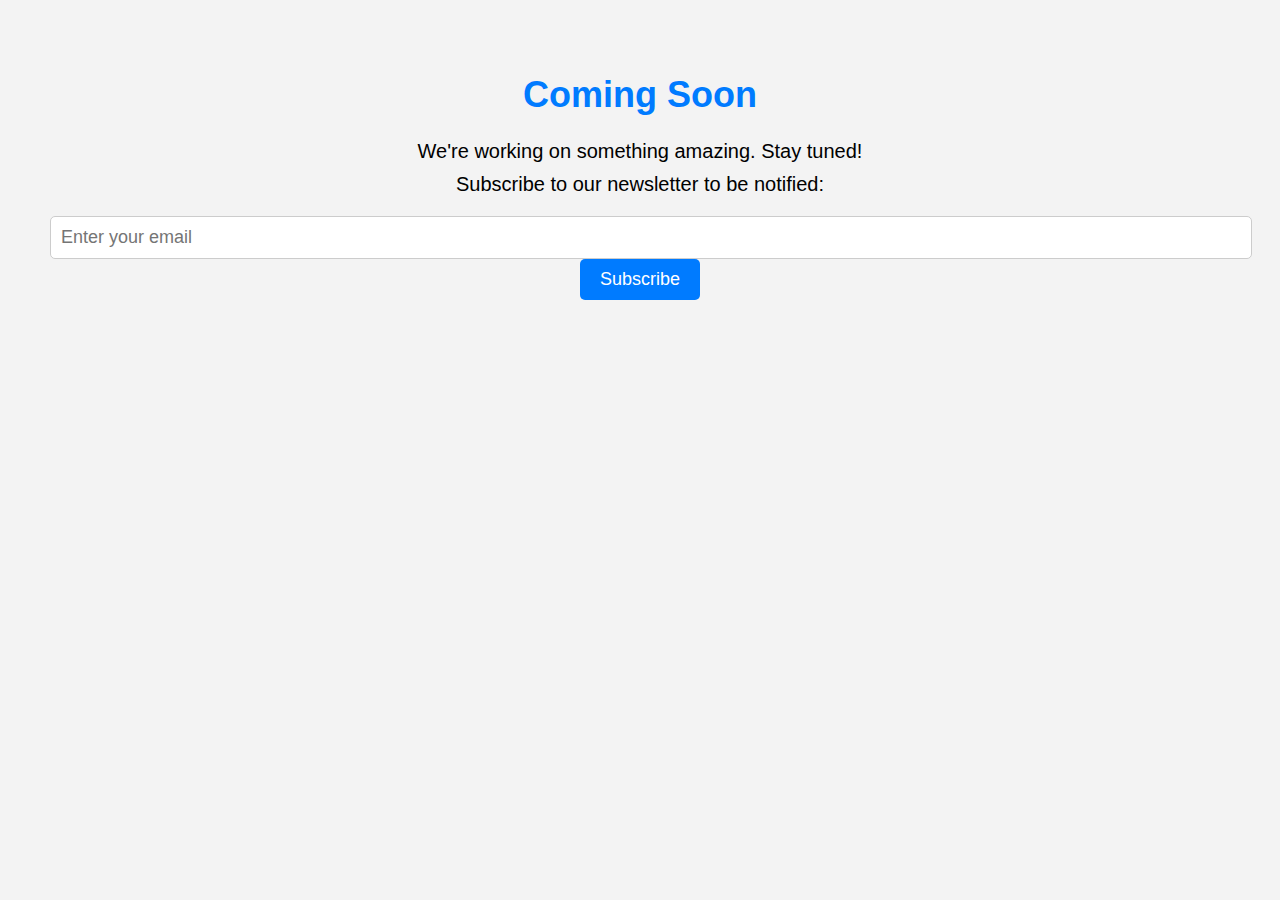
<file: comingsoon.html>
<!DOCTYPE html>
<html lang="en">
<head>
  <meta charset="UTF-8">
  <meta name="viewport" content="width=device-width, initial-scale=1.0">
  <title>Coming Soon</title>
  <link rel="stylesheet" type="text/css" href="css/comingsoon.css">
  <!-- You can add any additional meta tags, styles, or scripts as needed -->
</head>
<body>
  <div class="coming-soon-container">
    <h1>Coming Soon</h1>
    <p>We're working on something amazing. Stay tuned!</p>
    <p>Subscribe to our newsletter to be notified:</p>
    <form>
      <input type="email" placeholder="Enter your email" required>
      <button type="submit">Subscribe</button>
    </form>
  </div>
</body>
</html>
</file>
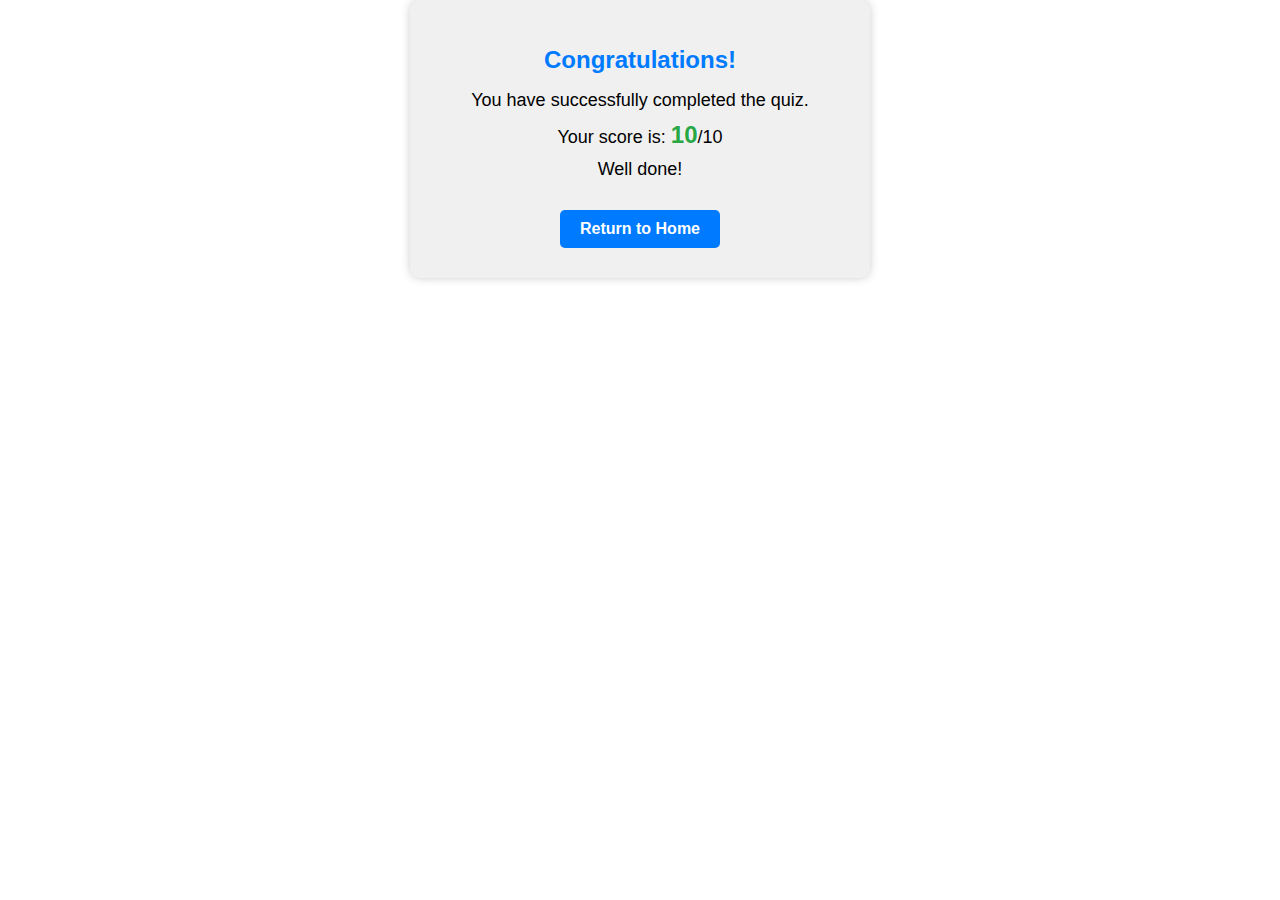
<file: congratulations.html>
<!DOCTYPE html>
<html lang="en">
<head>
  <meta charset="UTF-8">
  <meta name="viewport" content="width=device-width, initial-scale=1.0">
  <title>Congratulations</title>
  <link rel="stylesheet" type="text/css" href="css/congratulations.css">
</head>
<body>
  <div class="congratulations-container">
    <h1>Congratulations!</h1>
    <p>You have successfully completed the quiz.</p>
    <p>Your score is: <span id="score">10</span>/10</p>
    <p>Well done!</p>
    <a href="road.html" class="return-button">Return to Home</a>
  </div>
</body>
</html>
</file>
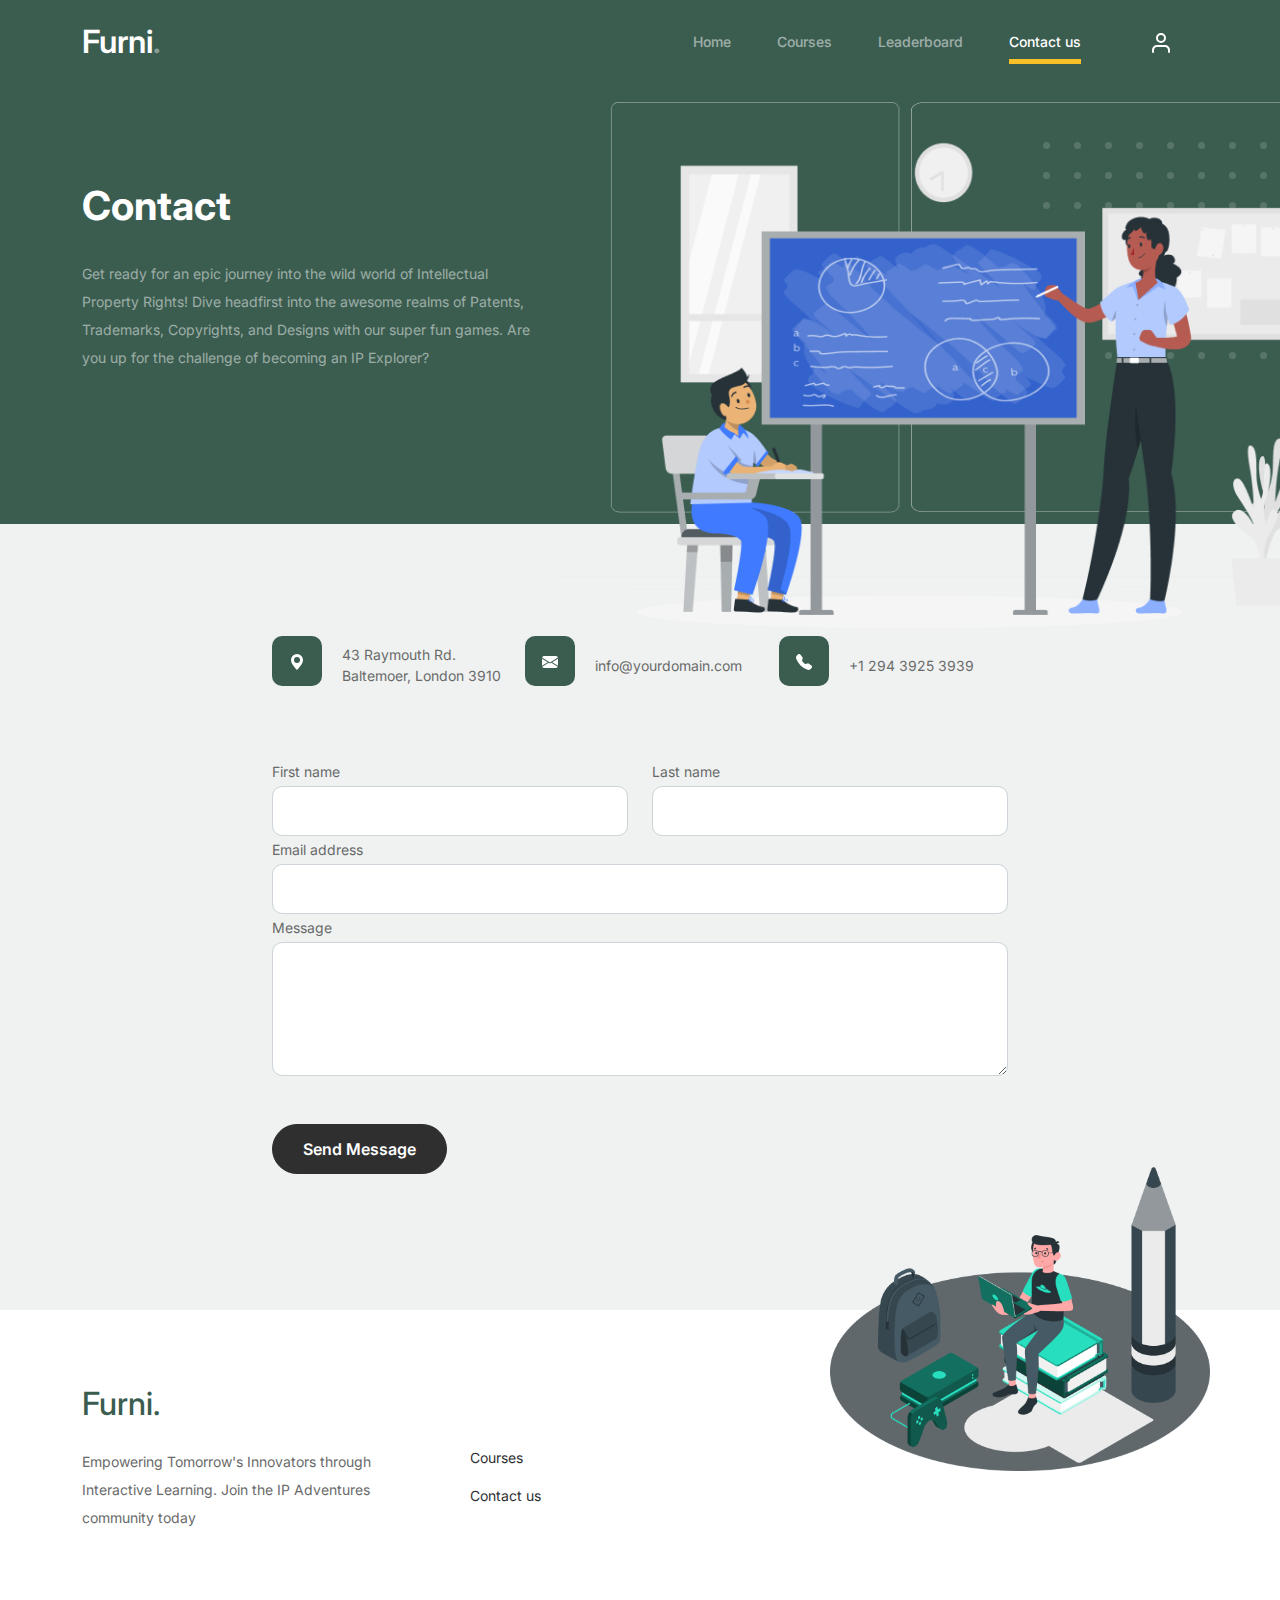
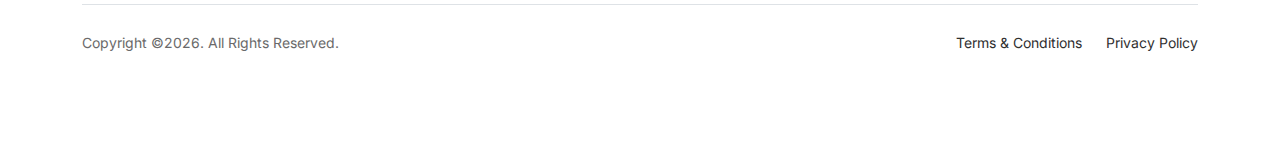
<file: contact.html>
<!doctype html>
<html lang="en">
<head>
  <meta charset="utf-8">
  <meta name="viewport" content="width=device-width, initial-scale=1, shrink-to-fit=no">
  <meta name="author" content="Untree.co">
  <link rel="shortcut icon" href="favicon.png">

  <meta name="description" content="" />
  <meta name="keywords" content="bootstrap, bootstrap4" />

		<!-- Bootstrap CSS -->
		<link href="css/bootstrap.min.css" rel="stylesheet">
		<link href="https://cdnjs.cloudflare.com/ajax/libs/font-awesome/6.0.0-beta3/css/all.min.css" rel="stylesheet">
		<link href="css/tiny-slider.css" rel="stylesheet">
		<link href="css/style.css" rel="stylesheet">
		<title>website</title>
	</head>

	<body>

		<!-- Start Header/Navigation -->
		<nav class="custom-navbar navbar navbar navbar-expand-md navbar-dark bg-dark" arial-label="Furni navigation bar">

			<div class="container">
				<a class="navbar-brand" href="index.html">Furni<span>.</span></a>

				<button class="navbar-toggler" type="button" data-bs-toggle="collapse" data-bs-target="#navbarsFurni" aria-controls="navbarsFurni" aria-expanded="false" aria-label="Toggle navigation">
					<span class="navbar-toggler-icon"></span>
				</button>

				<div class="collapse navbar-collapse" id="navbarsFurni">
					<ul class="custom-navbar-nav navbar-nav ms-auto mb-2 mb-md-0">
						<li class="nav-item">
							<a class="nav-link" href="index.html">Home</a>
						</li>
						<!-- <li><a class="nav-link" href="shop.html">Shop</a></li> -->
						<!-- <li><a class="nav-link" href="about.html">About us</a></li> -->
						<li><a class="nav-link" href="courses.html">Courses</a></li>
						<li><a class="nav-link" href="leaderboard.html">Leaderboard</a></li>
						<li class="active"><a class="nav-link" href="contact.html">Contact us</a></li>
					</ul>

					<ul class="custom-navbar-cta navbar-nav mb-2 mb-md-0 ms-5">
						<li><a class="nav-link" href="sign.html"><img src="images/user.svg"></a></li>
						<!-- <li><a class="nav-link" href="cart.html"><img src="images/cart.svg"></a></li> -->
					</ul>
				</div>
			</div>
				
		</nav>
		<!-- End Header/Navigation -->

		<!-- Start Hero Section -->
			<div class="hero">
				<div class="container">
					<div class="row justify-content-between">
						<div class="col-lg-5">
							<div class="intro-excerpt">
								<h1>Contact</h1>
								<p class="mb-4">Get ready for an epic journey into the wild world of Intellectual Property Rights! Dive headfirst into the awesome realms of Patents, Trademarks, Copyrights, and Designs with our super fun games. Are you up for the challenge of becoming an IP Explorer?</p>
								<!-- <p><a href="" class="btn btn-secondary me-2">Shop Now</a><a href="#" class="btn btn-white-outline">Explore</a></p> -->
							</div>
						</div>
						<div class="col-lg-7">
							<div class="hero-img-wrap">
								<img src="images/couch.png" class="img-fluid">
							</div>
						</div>
					</div>
				</div>
			</div>
		<!-- End Hero Section -->

		
		<!-- Start Contact Form -->
		<div class="untree_co-section">
      <div class="container">

        <div class="block">
          <div class="row justify-content-center">


            <div class="col-md-8 col-lg-8 pb-4">


              <div class="row mb-5">
                <div class="col-lg-4">
                  <div  class="service no-shadow align-items-center link horizontal d-flex active" data-aos="fade-left" data-aos-delay="0">
                    <div class="service-icon color-1 mb-4">
                      <svg xmlns="http://www.w3.org/2000/svg" width="16" height="16" fill="currentColor" class="bi bi-geo-alt-fill" viewBox="0 0 16 16">
                        <path d="M8 16s6-5.686 6-10A6 6 0 0 0 2 6c0 4.314 6 10 6 10zm0-7a3 3 0 1 1 0-6 3 3 0 0 1 0 6z"/>
                      </svg>
                    </div> <!-- /.icon -->
                    <div class="service-contents">
                      <p>43 Raymouth Rd. Baltemoer, London 3910</p>
                    </div> <!-- /.service-contents-->
                  </div> <!-- /.service -->
                </div>

                <div class="col-lg-4">
                  <div  class="service no-shadow align-items-center link horizontal d-flex active" data-aos="fade-left" data-aos-delay="0">
                    <div class="service-icon color-1 mb-4">
                      <svg xmlns="http://www.w3.org/2000/svg" width="16" height="16" fill="currentColor" class="bi bi-envelope-fill" viewBox="0 0 16 16">
                        <path d="M.05 3.555A2 2 0 0 1 2 2h12a2 2 0 0 1 1.95 1.555L8 8.414.05 3.555zM0 4.697v7.104l5.803-3.558L0 4.697zM6.761 8.83l-6.57 4.027A2 2 0 0 0 2 14h12a2 2 0 0 0 1.808-1.144l-6.57-4.027L8 9.586l-1.239-.757zm3.436-.586L16 11.801V4.697l-5.803 3.546z"/>
                      </svg>
                    </div> <!-- /.icon -->
                    <div class="service-contents">
                      <p>info@yourdomain.com</p>
                    </div> <!-- /.service-contents-->
                  </div> <!-- /.service -->
                </div>

                <div class="col-lg-4">
                  <div  class="service no-shadow align-items-center link horizontal d-flex active" data-aos="fade-left" data-aos-delay="0">
                    <div class="service-icon color-1 mb-4">
                      <svg xmlns="http://www.w3.org/2000/svg" width="16" height="16" fill="currentColor" class="bi bi-telephone-fill" viewBox="0 0 16 16">
                        <path fill-rule="evenodd" d="M1.885.511a1.745 1.745 0 0 1 2.61.163L6.29 2.98c.329.423.445.974.315 1.494l-.547 2.19a.678.678 0 0 0 .178.643l2.457 2.457a.678.678 0 0 0 .644.178l2.189-.547a1.745 1.745 0 0 1 1.494.315l2.306 1.794c.829.645.905 1.87.163 2.611l-1.034 1.034c-.74.74-1.846 1.065-2.877.702a18.634 18.634 0 0 1-7.01-4.42 18.634 18.634 0 0 1-4.42-7.009c-.362-1.03-.037-2.137.703-2.877L1.885.511z"/>
                      </svg>
                    </div> <!-- /.icon -->
                    <div class="service-contents">
                      <p>+1 294 3925 3939</p>
                    </div> <!-- /.service-contents-->
                  </div> <!-- /.service -->
                </div>
              </div>

              <form>
                <div class="row">
                  <div class="col-6">
                    <div class="form-group">
                      <label class="text-black" for="fname">First name</label>
                      <input type="text" class="form-control" id="fname">
                    </div>
                  </div>
                  <div class="col-6">
                    <div class="form-group">
                      <label class="text-black" for="lname">Last name</label>
                      <input type="text" class="form-control" id="lname">
                    </div>
                  </div>
                </div>
                <div class="form-group">
                  <label class="text-black" for="email">Email address</label>
                  <input type="email" class="form-control" id="email">
                </div>

                <div class="form-group mb-5">
                  <label class="text-black" for="message">Message</label>
                  <textarea name="" class="form-control" id="message" cols="30" rows="5"></textarea>
                </div>

                <button type="submit" class="btn btn-primary-hover-outline">Send Message</button>
              </form>

            </div>

          </div>

        </div>

      </div>


    </div>
  </div>

  <!-- End Contact Form -->

		

		<!-- Start Footer Section -->
		<footer class="footer-section">
			<div class="container relative">

				<div class="sofa-img">
					<img src="images/sofa.png" alt="Image" class="img-fluid">
				</div>

				<!-- <div class="row">
					<div class="col-lg-8">
						<div class="subscription-form">
							<h3 class="d-flex align-items-center"><span class="me-1"><img src="images/envelope-outline.svg" alt="Image" class="img-fluid"></span><span>Subscribe to Newsletter</span></h3>

							<form action="#" class="row g-3">
								<div class="col-auto">
									<input type="text" class="form-control" placeholder="Enter your name">
								</div>
								<div class="col-auto">
									<input type="email" class="form-control" placeholder="Enter your email">
								</div>
								<div class="col-auto">
									<button class="btn btn-primary">
										<span class="fa fa-paper-plane"></span>
									</button>
								</div>
							</form>

						</div>
					</div>
				</div> -->

				<div class="row g-5 mb-5">
					<div class="col-lg-4">
						<div class="mb-4 footer-logo-wrap"><a href="#" class="footer-logo">Furni<span>.</span></a></div>
						<p class="mb-4">Empowering Tomorrow's Innovators through Interactive Learning. Join the IP Adventures community today</p>

						<!-- <ul class="list-unstyled custom-social">
							<li><a href="#"><span class="fa fa-brands fa-facebook-f"></span></a></li>
							<li><a href="#"><span class="fa fa-brands fa-twitter"></span></a></li>
							<li><a href="#"><span class="fa fa-brands fa-instagram"></span></a></li>
							<li><a href="#"><span class="fa fa-brands fa-linkedin"></span></a></li>
						</ul> -->
					</div>

					<div class="col-lg-8">
						<div class="row links-wrap">
							<div class="col-6 col-sm-6 col-md-3">
								<ul class="list-unstyled">
									<!-- <li><a href="#">About us</a></li> -->
									<li><a href="courses.html">Courses</a></li>
									<!-- <li><a href="#">Blog</a></li> -->
									<li><a href="#">Contact us</a></li>
								</ul>
							</div>

							<!-- <div class="col-6 col-sm-6 col-md-3">
								<ul class="list-unstyled">
									<li><a href="#">Support</a></li>
									<li><a href="#">Knowledge base</a></li>
									<li><a href="#">Live chat</a></li>
								</ul>
							</div>

							<div class="col-6 col-sm-6 col-md-3">
								<ul class="list-unstyled">
									<li><a href="#">Jobs</a></li>
									<li><a href="#">Our team</a></li>
									<li><a href="#">Leadership</a></li>
									<li><a href="#">Privacy Policy</a></li>
								</ul>
							</div>

							<div class="col-6 col-sm-6 col-md-3">
								<ul class="list-unstyled">
									<li><a href="#">Nordic Chair</a></li>
									<li><a href="#">Kruzo Aero</a></li>
									<li><a href="#">Ergonomic Chair</a></li>
								</ul>
							</div> -->
						</div>
					</div>

				</div>

				<div class="border-top copyright">
					<div class="row pt-4">
						<div class="col-lg-6">
							<p class="mb-2 text-center text-lg-start">Copyright &copy;<script>document.write(new Date().getFullYear());</script>. All Rights Reserved.</a>
            </p>
						</div>

						<div class="col-lg-6 text-center text-lg-end">
							<ul class="list-unstyled d-inline-flex ms-auto">
								<li class="me-4"><a href="#">Terms &amp; Conditions</a></li>
								<li><a href="#">Privacy Policy</a></li>
							</ul>
						</div>

					</div>
				</div>

			</div>
		</footer>
		<!-- End Footer Section -->	


		<script src="js/bootstrap.bundle.min.js"></script>
		<script src="js/tiny-slider.js"></script>
		<script src="js/custom.js"></script>
	</body>

</html>
</file>
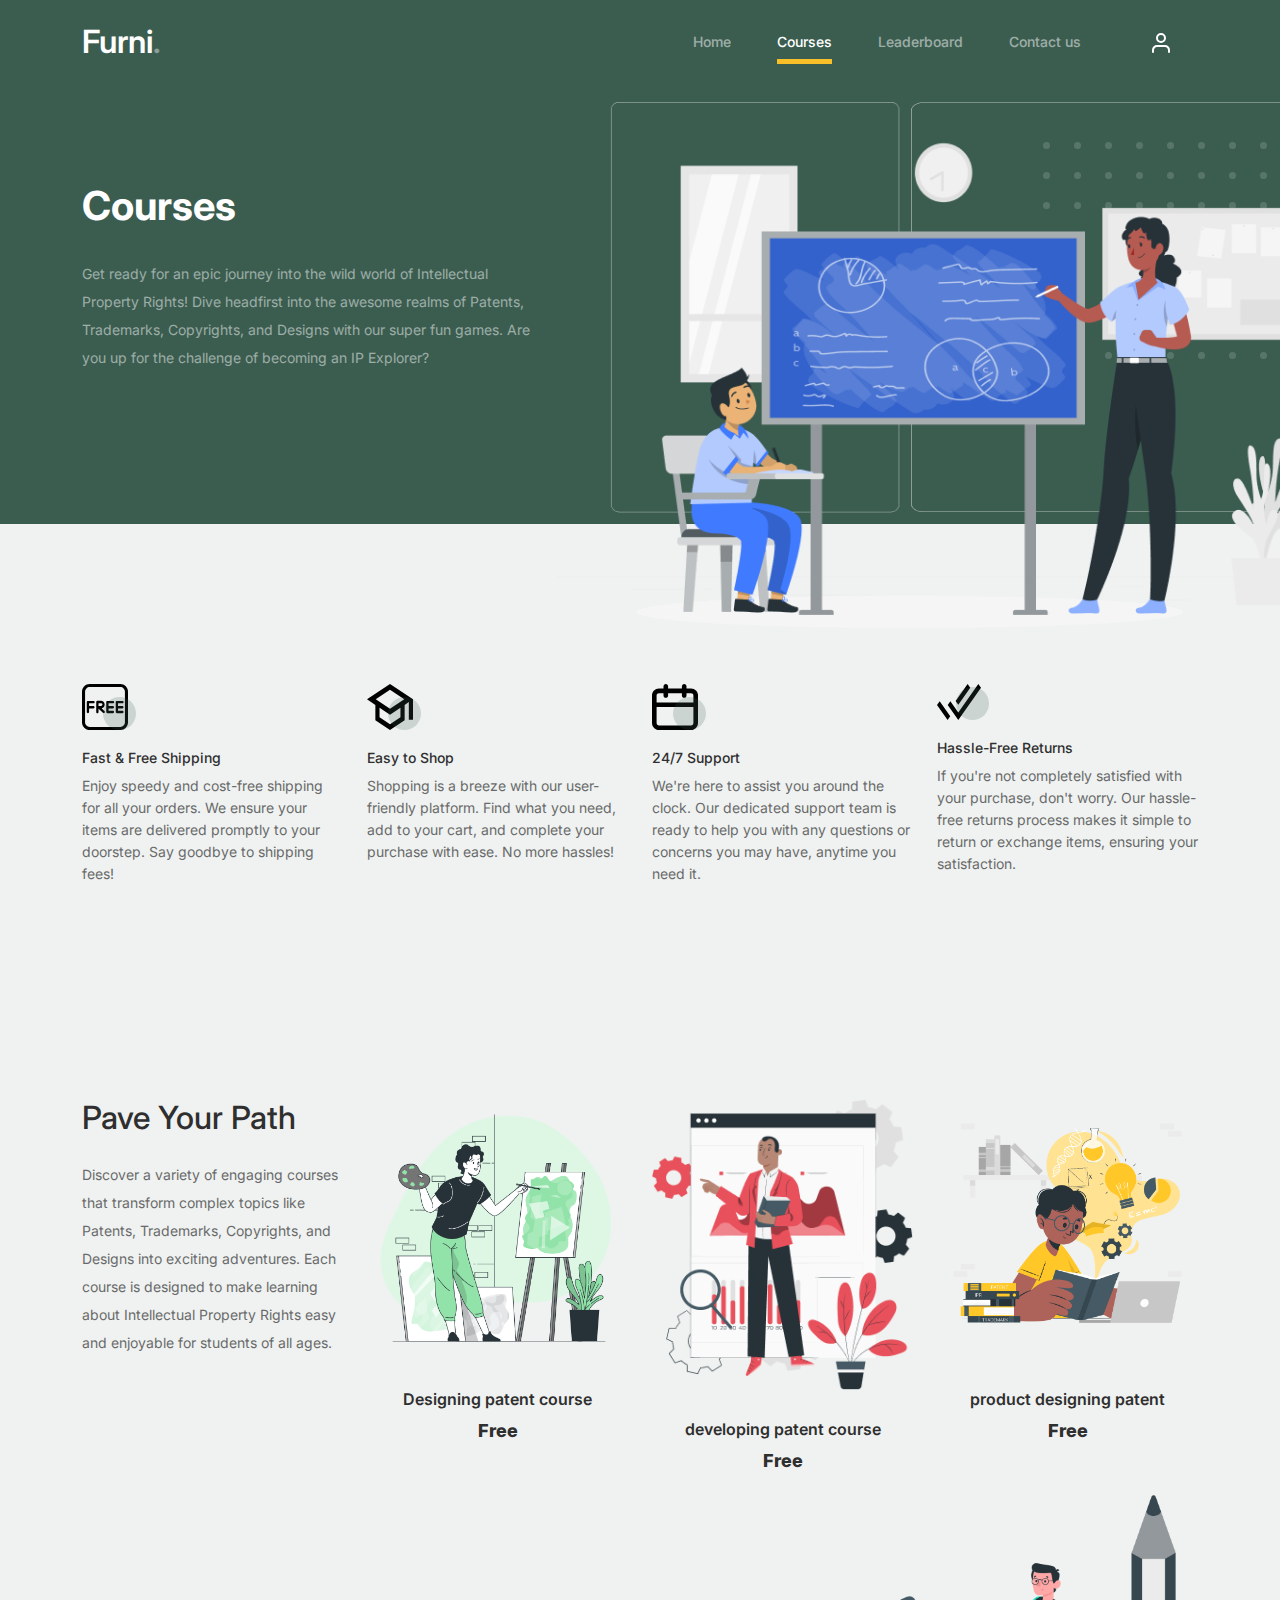
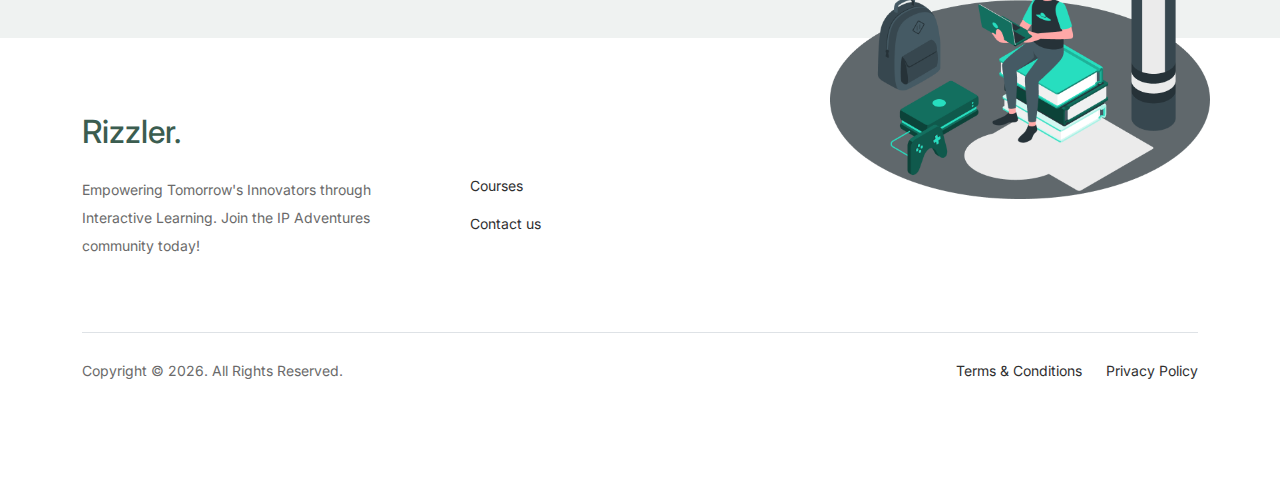
<file: courses.html>
<!doctype html>
<html lang="en">

<head>
	<meta charset="utf-8">
	<meta name="viewport" content="width=device-width, initial-scale=1, shrink-to-fit=no">
	<meta name="author" content="Untree.co">
	<link rel="shortcut icon" href="favicon.png">

	<meta name="description" content="" />
	<meta name="keywords" content="bootstrap, bootstrap4" />

	<!-- Bootstrap CSS -->
	<link href="css/bootstrap.min.css" rel="stylesheet">
	<link href="https://cdnjs.cloudflare.com/ajax/libs/font-awesome/6.0.0-beta3/css/all.min.css" rel="stylesheet">
	<link href="css/tiny-slider.css" rel="stylesheet">
	<link href="css/style.css" rel="stylesheet">
	<title>courses</title>
</head>

<body>

	<!-- Start Header/Navigation -->
	<nav class="custom-navbar navbar navbar navbar-expand-md navbar-dark bg-dark" arial-label="Furni navigation bar">

		<div class="container">
			<a class="navbar-brand" href="index.html">Furni<span>.</span></a>

			<button class="navbar-toggler" type="button" data-bs-toggle="collapse" data-bs-target="#navbarsFurni"
				aria-controls="navbarsFurni" aria-expanded="false" aria-label="Toggle navigation">
				<span class="navbar-toggler-icon"></span>
			</button>

			<div class="collapse navbar-collapse" id="navbarsFurni">
				<ul class="custom-navbar-nav navbar-nav ms-auto mb-2 mb-md-0">
					<li class="nav-item">
						<a class="nav-link" href="index.html">Home</a>
					</li>
					<!-- <li><a class="nav-link" href="shop.html">Shop</a></li> -->
					<!-- <li><a class="nav-link" href="about.html">About us</a></li> -->
					<li class="active"><a class="nav-link" href="courses.html">Courses</a></li>
					<li><a class="nav-link" href="leaderboard.html">Leaderboard</a></li>
					<li><a class="nav-link" href="contact.html">Contact us</a></li>
				</ul>

				<ul class="custom-navbar-cta navbar-nav mb-2 mb-md-0 ms-5">
					<li><a class="nav-link" href="sign.html"><img src="images/user.svg"></a></li>
					<!-- <li><a class="nav-link" href="cart.html"><img src="images/cart.svg"></a></li> -->
				</ul>
			</div>
		</div>

	</nav>
	<!-- End Header/Navigation -->

	<!-- Start Hero Section -->
	<div class="hero">
		<div class="container">
			<div class="row justify-content-between">
				<div class="col-lg-5">
					<div class="intro-excerpt">
						<h1>Courses</h1>
						<p class="mb-4">Get ready for an epic journey into the wild world of Intellectual Property
							Rights! Dive headfirst into the awesome realms of Patents, Trademarks, Copyrights, and
							Designs with our super fun games. Are you up for the challenge of becoming an IP Explorer?
						</p>
						<!-- <p><a href="" class="btn btn-secondary me-2">Shop Now</a><a href="#" class="btn btn-white-outline">Explore</a></p> -->
					</div>
				</div>
				<div class="col-lg-7">
					<div class="hero-img-wrap">
						<img src="images/couch.png" class="img-fluid">
					</div>
				</div>
			</div>
		</div>
	</div>
	<!-- End Hero Section -->



	<!-- Start Why Choose Us Section -->
	<div class="why-choose-section">
		<div class="container">


			<div class="row my-5">
				<div class="col-6 col-md-6 col-lg-3 mb-4">
					<div class="feature">
						<div class="icon">
							<img src="images/free.svg" alt="Free Shipping Icon" class="imf-fluid">
						</div>
						<h3>Fast &amp; Free Shipping</h3>
						<p>Enjoy speedy and cost-free shipping for all your orders. We ensure your items are delivered
							promptly to your doorstep. Say goodbye to shipping fees!</p>
					</div>
				</div>

				<div class="col-6 col-md-6 col-lg-3 mb-4">
					<div class="feature">
						<div class="icon">
							<img src="images/easy.svg" alt="Easy Shopping Icon" class="imf-fluid">
						</div>
						<h3>Easy to Shop</h3>
						<p>Shopping is a breeze with our user-friendly platform. Find what you need, add to your cart,
							and complete your purchase with ease. No more hassles!</p>
					</div>
				</div>

				<div class="col-6 col-md-6 col-lg-3 mb-4">
					<div class="feature">
						<div class="icon">
							<img src="images/27.svg" alt="24/7 Support Icon" class="imf-fluid">
						</div>
						<h3>24/7 Support</h3>
						<p>We're here to assist you around the clock. Our dedicated support team is ready to help you
							with any questions or concerns you may have, anytime you need it.</p>
					</div>
				</div>

				<div class="col-6 col-md-6 col-lg-3 mb-4">
					<div class="feature">
						<div class="icon">
							<img src="images/all.svg" alt="Hassle-Free Returns Icon" class="imf-fluid">
						</div>
						<h3>Hassle-Free Returns</h3>
						<p>If you're not completely satisfied with your purchase, don't worry. Our hassle-free returns
							process makes it simple to return or exchange items, ensuring your satisfaction.</p>
					</div>
				</div>
			</div>

		</div>
	</div>
	<!-- End Why Choose Us Section -->

	<!-- Start Product Section -->
	<div class="product-section pt-0">
		<div class="container">
			<div class="row">

				<!-- Start Column 1 -->
				<div class="col-md-12 col-lg-3 mb-5 mb-lg-0">
					<h2 class="mb-4 section-title">Pave Your Path</h2>
					<p class="mb-4">Discover a variety of engaging courses that transform complex topics like Patents,
						Trademarks, Copyrights, and Designs into exciting adventures. Each course is designed to make
						learning about Intellectual Property Rights easy and enjoyable for students of all ages.</p>
					<!-- <p><a href="#" class="btn">Explore</a></p> -->
				</div>
				<!-- End Column 1 -->

				<!-- Start Column 2 -->
				<div class="col-12 col-md-4 col-lg-3 mb-5 mb-md-0">
					<a class="product-item" href="road.html">
						<img src="images/product-1.png" class="img-fluid product-thumbnail">
						<h3 class="product-title">Designing patent course</h3>
						<strong class="product-price">Free</strong>

						<span class="icon-cross">
							<img src="images/cross.svg" class="img-fluid">
						</span>
					</a>
				</div>
				<!-- End Column 2 -->

				<!-- Start Column 3 -->
				<div class="col-12 col-md-4 col-lg-3 mb-5 mb-md-0">
					<a class="product-item" href="comingsoon.html">
						<img src="images/product-2.png" class="img-fluid product-thumbnail">
						<h3 class="product-title">developing patent course</h3>
						<strong class="product-price">Free</strong>

						<span class="icon-cross">
							<img src="images/cross.svg" class="img-fluid">
						</span>
					</a>
				</div>
				<!-- End Column 3 -->

				<!-- Start Column 4 -->
				<div class="col-12 col-md-4 col-lg-3 mb-5 mb-md-0">
					<a class="product-item" href="comingsoon.html">
						<img src="images/product-3.png" class="img-fluid product-thumbnail">
						<h3 class="product-title">product designing patent</h3>
						<strong class="product-price">Free</strong>

						<span class="icon-cross">
							<img src="images/cross.svg" class="img-fluid">
						</span>
					</a>
				</div>
				<!-- End Column 4 -->

			</div>
		</div>
	</div>
	<!-- End Product Section -->



	<!-- Start Testimonial Slider -->
	<!-- <div class="testimonial-section before-footer-section">
			<div class="container">
				<div class="row">
					<div class="col-lg-7 mx-auto text-center">
						<h2 class="section-title">Testimonials</h2>
					</div>
				</div>

				<div class="row justify-content-center">
					<div class="col-lg-12">
						<div class="testimonial-slider-wrap text-center">

							<div id="testimonial-nav">
								<span class="prev" data-controls="prev"><span class="fa fa-chevron-left"></span></span>
								<span class="next" data-controls="next"><span class="fa fa-chevron-right"></span></span>
							</div>

							<div class="testimonial-slider">
								
								<div class="item">
									<div class="row justify-content-center">
										<div class="col-lg-8 mx-auto">

											<div class="testimonial-block text-center">
												<blockquote class="mb-5">
													<p>&ldquo;Donec facilisis quam ut purus rutrum lobortis. Donec vitae odio quis nisl dapibus malesuada. Nullam ac aliquet velit. Aliquam vulputate velit imperdiet dolor tempor tristique. Pellentesque habitant morbi tristique senectus et netus et malesuada fames ac turpis egestas. Integer convallis volutpat dui quis scelerisque.&rdquo;</p>
												</blockquote>

												<div class="author-info">
													<div class="author-pic">
														<img src="images/person-1.png" alt="Maria Jones" class="img-fluid">
													</div>
													<h3 class="font-weight-bold">Maria Jones</h3>
													<span class="position d-block mb-3">CEO, Co-Founder, XYZ Inc.</span>
												</div>
											</div>

										</div>
									</div>
								</div> 
								<-- END item -->

	<!-- <div class="item">
									<div class="row justify-content-center">
										<div class="col-lg-8 mx-auto">

											<div class="testimonial-block text-center">
												<blockquote class="mb-5">
													<p>&ldquo;Donec facilisis quam ut purus rutrum lobortis. Donec vitae odio quis nisl dapibus malesuada. Nullam ac aliquet velit. Aliquam vulputate velit imperdiet dolor tempor tristique. Pellentesque habitant morbi tristique senectus et netus et malesuada fames ac turpis egestas. Integer convallis volutpat dui quis scelerisque.&rdquo;</p>
												</blockquote>

												<div class="author-info">
													<div class="author-pic">
														<img src="images/person-1.png" alt="Maria Jones" class="img-fluid">
													</div>
													<h3 class="font-weight-bold">Maria Jones</h3>
													<span class="position d-block mb-3">CEO, Co-Founder, XYZ Inc.</span>
												</div>
											</div>

										</div>
									</div>
								</div> 
								<!-- END item -->

	<!-- <div class="item">
									<div class="row justify-content-center">
										<div class="col-lg-8 mx-auto">

											<div class="testimonial-block text-center">
												<blockquote class="mb-5">
													<p>&ldquo;Donec facilisis quam ut purus rutrum lobortis. Donec vitae odio quis nisl dapibus malesuada. Nullam ac aliquet velit. Aliquam vulputate velit imperdiet dolor tempor tristique. Pellentesque habitant morbi tristique senectus et netus et malesuada fames ac turpis egestas. Integer convallis volutpat dui quis scelerisque.&rdquo;</p>
												</blockquote>

												<div class="author-info">
													<div class="author-pic">
														<img src="images/person-1.png" alt="Maria Jones" class="img-fluid">
													</div>
													<h3 class="font-weight-bold">Maria Jones</h3>
													<span class="position d-block mb-3">CEO, Co-Founder, XYZ Inc.</span>
												</div>
											</div>

										</div>
									</div>
								</div> 
								<!-- END item -->

	</div>

	</div>
	</div>
	</div>
	</div>
	</div>
	<!-- End Testimonial Slider -->

	<!-- Start Footer Section -->
	<footer class="footer-section">
		<div class="container relative">

			<div class="sofa-img">
				<img src="images/sofa.png" alt="Image" class="img-fluid">
			</div>

			<!-- <div class="row">
					<div class="col-lg-8">
						<div class="subscription-form">
							<h3 class="d-flex align-items-center"><span class="me-1"><img src="images/envelope-outline.svg" alt="Image" class="img-fluid"></span><span>Subscribe to Newsletter</span></h3>

							<form action="#" class="row g-3">
								<div class="col-auto">
									<input type="text" class="form-control" placeholder="Enter your name">
								</div>
								<div class="col-auto">
									<input type="email" class="form-control" placeholder="Enter your email">
								</div>
								<div class="col-auto">
									<button class="btn btn-primary">
										<span class="fa fa-paper-plane"></span>
									</button>
								</div>
							</form>

						</div>
					</div>
				</div> -->

			<div class="row g-5 mb-5">
				<div class="col-lg-4">
					<div class="mb-4 footer-logo-wrap"><a href="#" class="footer-logo">Rizzler<span>.</span></a></div>
					<p class="mb-4">Empowering Tomorrow's Innovators through Interactive Learning. Join the IP
						Adventures community today!</p>

					<!-- <ul class="list-unstyled custom-social">
							<li><a href="#"><span class="fa fa-brands fa-facebook-f"></span></a></li>
							<li><a href="#"><span class="fa fa-brands fa-twitter"></span></a></li>
							<li><a href="#"><span class="fa fa-brands fa-instagram"></span></a></li>
							<li><a href="#"><span class="fa fa-brands fa-linkedin"></span></a></li>
						</ul> -->
				</div>

				<div class="col-lg-8">
					<div class="row links-wrap">
						<div class="col-6 col-sm-6 col-md-3">
							<ul class="list-unstyled">
								<!-- <li><a href="#">About us</a></li> -->
								<li><a href="courses.html">Courses</a></li>
								<!-- <li><a href="#">Blog</a></li> -->
								<li><a href="#">Contact us</a></li>
							</ul>
						</div>

						<!-- <div class="col-6 col-sm-6 col-md-3">
								<ul class="list-unstyled">
									<li><a href="#">Support</a></li>
									<li><a href="#">Knowledge base</a></li>
									<li><a href="#">Live chat</a></li>
								</ul>
							</div>

							<div class="col-6 col-sm-6 col-md-3">
								<ul class="list-unstyled">
									<li><a href="#">Jobs</a></li>
									<li><a href="#">Our team</a></li>
									<li><a href="#">Leadership</a></li>
									<li><a href="#">Privacy Policy</a></li>
								</ul>
							</div>

							<div class="col-6 col-sm-6 col-md-3">
								<ul class="list-unstyled">
									<li><a href="#">Nordic Chair</a></li>
									<li><a href="#">Kruzo Aero</a></li>
									<li><a href="#">Ergonomic Chair</a></li>
								</ul>
							</div> -->
					</div>
				</div>

			</div>

			<div class="border-top copyright">
				<div class="row pt-4">
					<div class="col-lg-6">
						<p class="mb-2 text-center text-lg-start">Copyright &copy;
							<script>document.write(new Date().getFullYear());</script>. All Rights Reserved.</a>
						</p>
					</div>

					<div class="col-lg-6 text-center text-lg-end">
						<ul class="list-unstyled d-inline-flex ms-auto">
							<li class="me-4"><a href="#">Terms &amp; Conditions</a></li>
							<li><a href="#">Privacy Policy</a></li>
						</ul>
					</div>

				</div>
			</div>

		</div>
	</footer>
	<!-- End Footer Section -->


	<script src="js/bootstrap.bundle.min.js"></script>
	<script src="js/tiny-slider.js"></script>
	<script src="js/custom.js"></script>
</body>

</html>
</file>
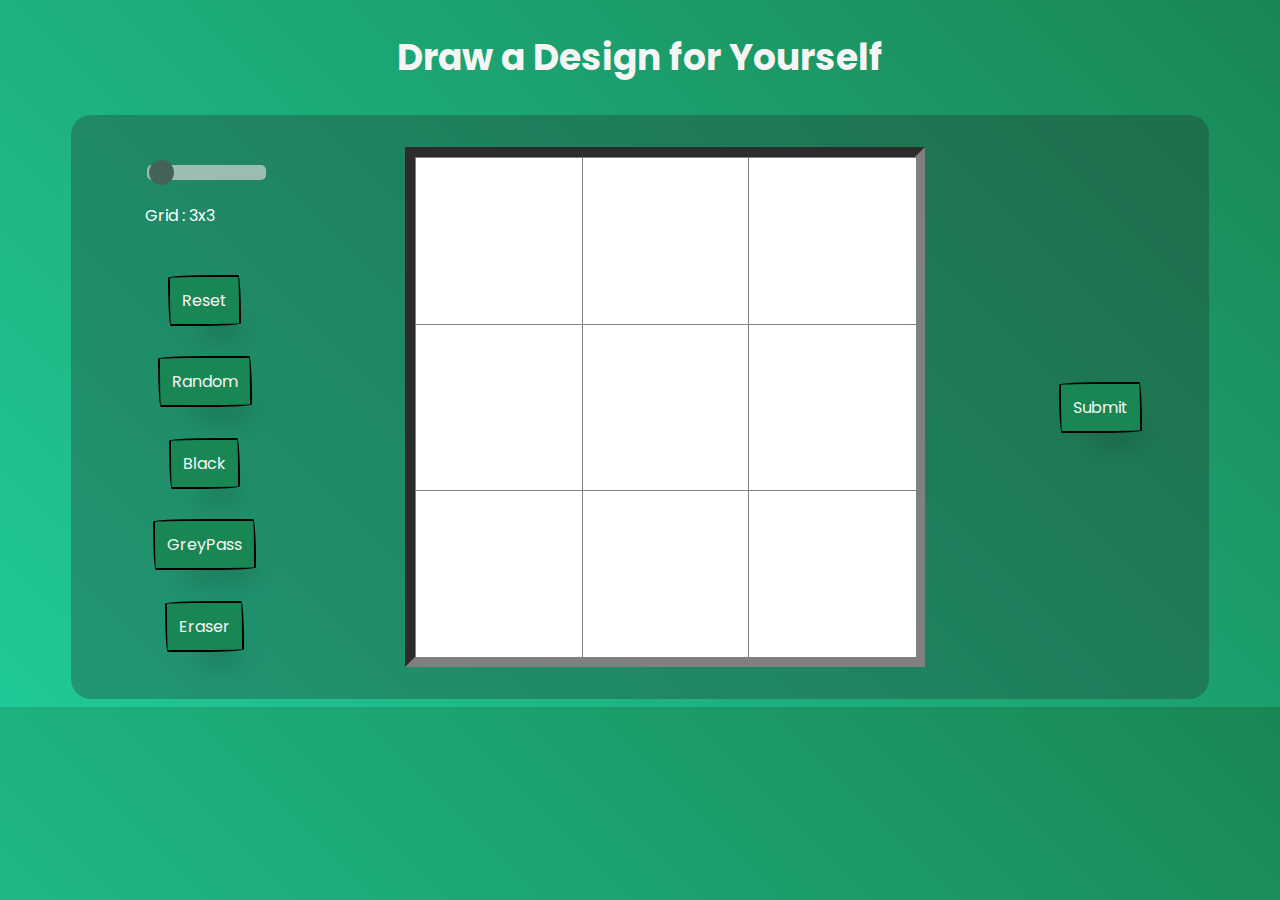
<file: draw.html>
<!DOCTYPE html>
<html lang="en">

<head>
    <meta charset="UTF-8">
    <meta name="viewport" content="width=device-width, initial-scale=1.0">
    <title>Draw Your Design</title>
    <link rel="stylesheet" href="./css/draw.css">
    <!-- <link href="https://cdn.jsdelivr.net/npm/bootstrap@5.3.2/dist/css/bootstrap.min.css" rel="stylesheet"
        integrity="sha384-T3c6CoIi6uLrA9TneNEoa7RxnatzjcDSCmG1MXxSR1GAsXEV/Dwwykc2MPK8M2HN" crossorigin="anonymous">
    <script defer src="https://cdn.jsdelivr.net/npm/bootstrap@5.3.2/dist/js/bootstrap.bundle.min.js"
        integrity="sha384-C6RzsynM9kWDrMNeT87bh95OGNyZPhcTNXj1NW7RuBCsyN/o0jlpcV8Qyq46cDfL"
        crossorigin="anonymous"></script> -->
</head>

<body>

    <header>
        <h2>Draw a Design for Yourself</h2>
    </header>
    <div class="container">
        <div class="controls">
            <div class="slidecontainer">
                <input type="range" min="1" max="100" value="3" class="slider" id="myRange">
                <p>Grid : <span id="demo"></span></p>
            </div>
            <button class="button-55" role="button" id="reset">Reset</button>
            <button class="button-55" role="button" id="random">Random</button>
            <button class="button-55" role="button" id="black">Black</button>
            <button class="button-55" role="button" id="grey">GreyPass</button>
            <button class="button-55" role="button" id="eraser">Eraser</button>
        </div>
        <div class="grid-border">
            <div class="grid">
                <div class="grid-item"></div>
                <div class="grid-item"></div>
                <div class="grid-item"></div>
                <div class="grid-item"></div>
                <div class="grid-item"></div>
                <div class="grid-item"></div>
                <div class="grid-item"></div>
                <div class="grid-item"></div>
                <div class="grid-item"></div>
            </div>
        </div>
        <div class="controls">
            <button class="button-55" role="button" id="submit">Submit</button>
        </div>
        <div id="screen">
            <h2>HaHa!! You got trolled! Now i Have Stolen Your Design 😈😈</h2>
            <p>Im Only Kidding hehe 😉.</p>
            <p>But what if this was real? </p>
            <p> Do you want to find out what you could do if something similar happens ?? </p>
            <a href="road.html">
                <button class="button-55">Find Out Now!!</button>
              </a>
              
        </div>
</body>

<script type="text/javascript " src="./js/draw.js "></script>

</html>
</file>
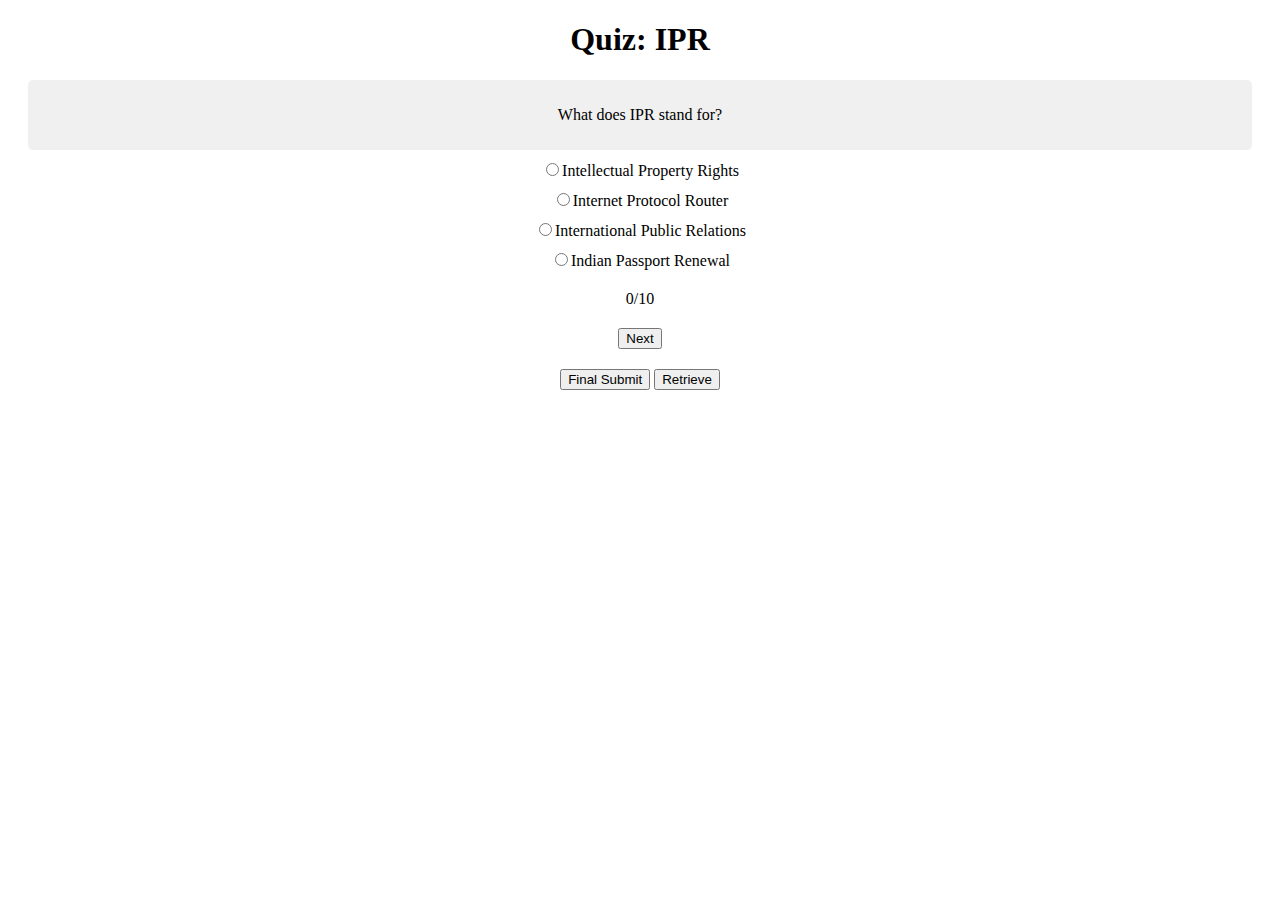
<file: quiz.html>
<!doctype html>
<html lang="en">
<head>
  <meta charset="UTF-8" />
  <meta name="viewport" content="width=device-width, initial-scale=1.0" />
  <title>Quiz: IPR</title>
  <link href="https://cdn.jsdelivr.net/npm/bootstrap@5.3.2/dist/css/bootstrap.min.css" rel="stylesheet"
    integrity="sha384-T3c6CoIi6uLrA9TneNEoa7RxnatzjcDSCmG1MXxSR1GAsXEV/Dwwykc2MPK8M2HN" crossorigin="anonymous">
  <link rel="stylesheet" type="text/css" href="css/quiz.css">
  <link rel="stylesheet" href="css/quiz.css">
</head>
<body>
  <div class="app">
    <div class="quiz-container">
      <h1>Quiz: IPR</h1>
      <div id="question-container">
        <p id="question">Question goes here</p>
      </div>
      <div id="options-container">
        <label class="option"><input type="radio" name="answer" value="0"> <span>Option 1</span></label>
        <label class="option"><input type="radio" name="answer" value="1"> <span>Option 2</span></label>
        <label class="option"><input type="radio" name="answer" value="2"> <span>Option 3</span></label>
        <label class="option"><input type="radio" name="answer" value="3"> <span>Option 4</span></label>
      </div>
      <div id="result-container">
        <p id="result"><span id="sresult">0</span>/10</p>
      </div>
      <button id="next-button">Next</button>
      <button id="final-submit-button">Final Submit</button>
      <button id="retrieve-button">Retrieve</button>
    </div>
  </div>
  <script src="js/quiz.js"></script>
  <script type="module" src="./js/main.js"></script>
</body>
</html>
</file>
<file: css/congratulations.css>
@import url('https://fonts.googleapis.com/css2?family=Poppins:ital,wght@0,100;0,200;0,300;0,400;0,500;0,600;0,700;0,800;0,900;1,100;1,200;1,300;1,400;1,500;1,600;1,700;1,800;1,900&display=swap');

/* Reset some default styles */
body {
    margin: 0;
    padding: 0;
    font-family: Arial, sans-serif;
  }
  
  /* Style for the entire page */
  .congratulations-container {
    text-align: center;
    padding: 30px;
    background-color: #f0f0f0;
    border-radius: 10px;
    width: 80%;
    max-width: 400px;
    margin: 0 auto;
    box-shadow: 0 0 10px rgba(0, 0, 0, 0.2);
  }
  
  /* Header style */
  h1 {
    color: #007BFF;
    font-size: 24px;
  }
  
  /* Text style */
  p {
    font-size: 18px;
    margin: 10px 0;
  }
  
  /* Score style */
  #score {
    font-weight: bold;
    font-size: 24px;
    color: #28a745;
  }
  
  /* Return button style */
  .return-button {
    display: inline-block;
    padding: 10px 20px;
    background-color: #007BFF;
    color: #fff;
    text-decoration: none;
    border-radius: 5px;
    font-weight: bold;
    margin-top: 20px;
    transition: background-color 0.3s;
  }
  
  .return-button:hover {
    background-color: #0056b3;
  }
</file>
<file: css/tiny-slider.css>
.tns-outer{padding:0 !important}.tns-outer [hidden]{display:none !important}.tns-outer [aria-controls],.tns-outer [data-action]{cursor:pointer}.tns-slider{-webkit-transition:all 0s;-moz-transition:all 0s;transition:all 0s}.tns-slider>.tns-item{-webkit-box-sizing:border-box;-moz-box-sizing:border-box;box-sizing:border-box}.tns-horizontal.tns-subpixel{white-space:nowrap}.tns-horizontal.tns-subpixel>.tns-item{display:inline-block;vertical-align:top;white-space:normal}.tns-horizontal.tns-no-subpixel:after{content:'';display:table;clear:both}.tns-horizontal.tns-no-subpixel>.tns-item{float:left}.tns-horizontal.tns-carousel.tns-no-subpixel>.tns-item{margin-right:-100%}.tns-no-calc{position:relative;left:0}.tns-gallery{position:relative;left:0;min-height:1px}.tns-gallery>.tns-item{position:absolute;left:-100%;-webkit-transition:transform 0s, opacity 0s;-moz-transition:transform 0s, opacity 0s;transition:transform 0s, opacity 0s}.tns-gallery>.tns-slide-active{position:relative;left:auto !important}.tns-gallery>.tns-moving{-webkit-transition:all 0.25s;-moz-transition:all 0.25s;transition:all 0.25s}.tns-autowidth{display:inline-block}.tns-lazy-img{-webkit-transition:opacity 0.6s;-moz-transition:opacity 0.6s;transition:opacity 0.6s;opacity:0.6}.tns-lazy-img.tns-complete{opacity:1}.tns-ah{-webkit-transition:height 0s;-moz-transition:height 0s;transition:height 0s}.tns-ovh{overflow:hidden}.tns-visually-hidden{position:absolute;left:-10000em}.tns-transparent{opacity:0;visibility:hidden}.tns-fadeIn{opacity:1;filter:alpha(opacity=100);z-index:0}.tns-normal,.tns-fadeOut{opacity:0;filter:alpha(opacity=0);z-index:-1}.tns-vpfix{white-space:nowrap}.tns-vpfix>div,.tns-vpfix>li{display:inline-block}.tns-t-subp2{margin:0 auto;width:310px;position:relative;height:10px;overflow:hidden}.tns-t-ct{width:2333.3333333%;width:-webkit-calc(100% * 70 / 3);width:-moz-calc(100% * 70 / 3);width:calc(100% * 70 / 3);position:absolute;right:0}.tns-t-ct:after{content:'';display:table;clear:both}.tns-t-ct>div{width:1.4285714%;width:-webkit-calc(100% / 70);width:-moz-calc(100% / 70);width:calc(100% / 70);height:10px;float:left}

/*# sourceMappingURL=sourcemaps/tiny-slider.css.map */
</file>
<file: css/style.css>
@import url("https://fonts.googleapis.com/css2?family=Inter:wght@400;500;600;700;800&display=swap");

body {
  overflow-x: hidden;
  position: relative;
}

body {
  font-family: "Inter", sans-serif;
  font-weight: 400;
  line-height: 28px;
  color: #6a6a6a;
  font-size: 14px;
  background-color: #eff2f1;
}

a {
  text-decoration: none;
  -webkit-transition: .3s all ease;
  -o-transition: .3s all ease;
  transition: .3s all ease;
  color: #2f2f2f;
  text-decoration: underline;
}

a:hover {
  color: #2f2f2f;
  text-decoration: none;
}

a.more {
  font-weight: 600;
}

.custom-navbar {
  background: #3b5d50 !important;
  padding-top: 20px;
  padding-bottom: 20px;
}

.custom-navbar .navbar-brand {
  font-size: 32px;
  font-weight: 600;
}

.custom-navbar .navbar-brand>span {
  opacity: .4;
}

.custom-navbar .navbar-toggler {
  border-color: transparent;
}

.custom-navbar .navbar-toggler:active,
.custom-navbar .navbar-toggler:focus {
  -webkit-box-shadow: none;
  box-shadow: none;
  outline: none;
}

@media (min-width: 992px) {
  .custom-navbar .custom-navbar-nav li {
    margin-left: 15px;
    margin-right: 15px;
  }
}

.custom-navbar .custom-navbar-nav li a {
  font-weight: 500;
  color: #ffffff !important;
  opacity: .5;
  -webkit-transition: .3s all ease;
  -o-transition: .3s all ease;
  transition: .3s all ease;
  position: relative;
}

@media (min-width: 768px) {
  .custom-navbar .custom-navbar-nav li a:before {
    content: "";
    position: absolute;
    bottom: 0;
    left: 8px;
    right: 8px;
    background: #f9bf29;
    height: 5px;
    opacity: 1;
    visibility: visible;
    width: 0;
    -webkit-transition: .15s all ease-out;
    -o-transition: .15s all ease-out;
    transition: .15s all ease-out;
  }
}

.custom-navbar .custom-navbar-nav li a:hover {
  opacity: 1;
}

.custom-navbar .custom-navbar-nav li a:hover:before {
  width: calc(100% - 16px);
}

.custom-navbar .custom-navbar-nav li.active a {
  opacity: 1;
}

.custom-navbar .custom-navbar-nav li.active a:before {
  width: calc(100% - 16px);
}

.custom-navbar .custom-navbar-cta {
  margin-left: 0 !important;
  -webkit-box-orient: horizontal;
  -webkit-box-direction: normal;
  -ms-flex-direction: row;
  flex-direction: row;
}

@media (min-width: 768px) {
  .custom-navbar .custom-navbar-cta {
    margin-left: 40px !important;
  }
}

.custom-navbar .custom-navbar-cta li {
  margin-left: 0px;
  margin-right: 0px;
}

.custom-navbar .custom-navbar-cta li:first-child {
  margin-right: 20px;
}

.hero {
  background: #3b5d50;
  padding: calc(4rem - 30px) 0 0rem 0;
}

@media (min-width: 768px) {
  .hero {
    padding: calc(4rem - 30px) 0 4rem 0;
  }
}

@media (min-width: 992px) {
  .hero {
    padding: calc(8rem - 30px) 0 8rem 0;
  }
}

.hero .intro-excerpt {
  position: relative;
  z-index: 4;
}

@media (min-width: 992px) {
  .hero .intro-excerpt {
    max-width: 450px;
  }
}

.hero h1 {
  font-weight: 700;
  color: #ffffff;
  margin-bottom: 30px;
}

@media (min-width: 1400px) {
  .hero h1 {
    font-size: 54px;
  }
}

.hero p {
  color: rgba(255, 255, 255, 0.5);
  margin-botom: 30px;
}

.hero .hero-img-wrap {
  position: relative;
}

.hero .hero-img-wrap img {
  position: relative;
  top: 0px;
  right: 0px;
  z-index: 2;
  max-width: 780px;
  left: -20px;
}

@media (min-width: 768px) {
  .hero .hero-img-wrap img {
    right: 0px;
    left: -100px;
  }
}

@media (min-width: 992px) {
  .hero .hero-img-wrap img {
    left: 0px;
    top: -80px;
    position: absolute;
    right: -50px;
  }
}

@media (min-width: 1200px) {
  .hero .hero-img-wrap img {
    left: 0px;
    top: -80px;
    right: -100px;
  }
}

.hero .hero-img-wrap:after {
  content: "";
  position: absolute;
  width: 255px;
  height: 217px;
  background-image: url("../images/dots-light.svg");
  background-size: contain;
  background-repeat: no-repeat;
  right: -100px;
  top: -0px;
}

@media (min-width: 1200px) {
  .hero .hero-img-wrap:after {
    top: -40px;
  }
}

.btn {
  font-weight: 600;
  padding: 12px 30px;
  border-radius: 30px;
  color: #ffffff;
  background: #2f2f2f;
  border-color: #2f2f2f;
}

.btn:hover {
  color: #ffffff;
  background: #222222;
  border-color: #222222;
}

.btn:active,
.btn:focus {
  outline: none !important;
  -webkit-box-shadow: none;
  box-shadow: none;
}

.btn.btn-primary {
  background: #3b5d50;
  border-color: #3b5d50;
}

.btn.btn-primary:hover {
  background: #314d43;
  border-color: #314d43;
}

.btn.btn-secondary {
  color: #2f2f2f;
  background: #f9bf29;
  border-color: #f9bf29;
}

.btn.btn-secondary:hover {
  background: #f8b810;
  border-color: #f8b810;
}

.btn.btn-white-outline {
  background: transparent;
  border-width: 2px;
  border-color: rgba(255, 255, 255, 0.3);
}

.btn.btn-white-outline:hover {
  border-color: white;
  color: #ffffff;
}

.section-title {
  color: #2f2f2f;
}

.product-section {
  padding: 7rem 0;
}

.product-section .product-item {
  text-align: center;
  text-decoration: none;
  display: block;
  position: relative;
  padding-bottom: 50px;
  cursor: pointer;
}

.product-section .product-item .product-thumbnail {
  margin-bottom: 30px;
  position: relative;
  top: 0;
  -webkit-transition: .3s all ease;
  -o-transition: .3s all ease;
  transition: .3s all ease;
}

.product-section .product-item h3 {
  font-weight: 600;
  font-size: 16px;
}

.product-section .product-item strong {
  font-weight: 800 !important;
  font-size: 18px !important;
}

.product-section .product-item h3,
.product-section .product-item strong {
  color: #2f2f2f;
  text-decoration: none;
}

.product-section .product-item .icon-cross {
  position: absolute;
  width: 35px;
  height: 35px;
  display: inline-block;
  background: #2f2f2f;
  bottom: 15px;
  left: 50%;
  -webkit-transform: translateX(-50%);
  -ms-transform: translateX(-50%);
  transform: translateX(-50%);
  margin-bottom: -17.5px;
  border-radius: 50%;
  opacity: 0;
  visibility: hidden;
  -webkit-transition: .3s all ease;
  -o-transition: .3s all ease;
  transition: .3s all ease;
}

.product-section .product-item .icon-cross img {
  position: absolute;
  left: 50%;
  top: 50%;
  -webkit-transform: translate(-50%, -50%);
  -ms-transform: translate(-50%, -50%);
  transform: translate(-50%, -50%);
}

.product-section .product-item:before {
  bottom: 0;
  left: 0;
  right: 0;
  position: absolute;
  content: "";
  background: #dce5e4;
  height: 0%;
  z-index: -1;
  border-radius: 10px;
  -webkit-transition: .3s all ease;
  -o-transition: .3s all ease;
  transition: .3s all ease;
}

.product-section .product-item:hover .product-thumbnail {
  top: -25px;
}

.product-section .product-item:hover .icon-cross {
  bottom: 0;
  opacity: 1;
  visibility: visible;
}

.product-section .product-item:hover:before {
  height: 70%;
}

.why-choose-section {
  padding: 7rem 0;
}

.why-choose-section .img-wrap {
  position: relative;
}

.why-choose-section .img-wrap:before {
  position: absolute;
  content: "";
  width: 255px;
  height: 217px;
  background-image: url("../images/dots-yellow.svg");
  background-repeat: no-repeat;
  background-size: contain;
  -webkit-transform: translate(-40%, -40%);
  -ms-transform: translate(-40%, -40%);
  transform: translate(-40%, -40%);
  z-index: -1;
}

.why-choose-section .img-wrap img {
  border-radius: 20px;
}

.feature {
  margin-bottom: 30px;
}

.feature .icon {
  display: inline-block;
  position: relative;
  margin-bottom: 20px;
}

.feature .icon:before {
  content: "";
  width: 33px;
  height: 33px;
  position: absolute;
  background: rgba(59, 93, 80, 0.2);
  border-radius: 50%;
  right: -8px;
  bottom: 0;
}

.feature h3 {
  font-size: 14px;
  color: #2f2f2f;
}

.feature p {
  font-size: 14px;
  line-height: 22px;
  color: #6a6a6a;
}

.we-help-section {
  padding: 7rem 0;
}

.we-help-section .imgs-grid {
  display: -ms-grid;
  display: grid;
  -ms-grid-columns: (1fr)[27];
  grid-template-columns: repeat(27, 1fr);
  position: relative;
}

.we-help-section .imgs-grid:before {
  position: absolute;
  content: "";
  width: 255px;
  height: 217px;
  background-image: url("../images/dots-green.svg");
  background-size: contain;
  background-repeat: no-repeat;
  -webkit-transform: translate(-40%, -40%);
  -ms-transform: translate(-40%, -40%);
  transform: translate(-40%, -40%);
  z-index: -1;
}

.we-help-section .imgs-grid .grid {
  position: relative;
}

.we-help-section .imgs-grid .grid img {
  border-radius: 20px;
  max-width: 100%;
}

.we-help-section .imgs-grid .grid.grid-1 {
  -ms-grid-column: 1;
  -ms-grid-column-span: 18;
  grid-column: 1 / span 18;
  -ms-grid-row: 1;
  -ms-grid-row-span: 27;
  grid-row: 1 / span 27;
}

.we-help-section .imgs-grid .grid.grid-2 {
  -ms-grid-column: 19;
  -ms-grid-column-span: 27;
  grid-column: 19 / span 27;
  -ms-grid-row: 1;
  -ms-grid-row-span: 5;
  grid-row: 1 / span 5;
  padding-left: 20px;
}

.we-help-section .imgs-grid .grid.grid-3 {
  -ms-grid-column: 14;
  -ms-grid-column-span: 16;
  grid-column: 14 / span 16;
  -ms-grid-row: 6;
  -ms-grid-row-span: 27;
  grid-row: 6 / span 27;
  padding-top: 20px;
}

.custom-list {
  width: 100%;
}

.custom-list li {
  display: inline-block;
  width: calc(50% - 20px);
  margin-bottom: 12px;
  line-height: 1.5;
  position: relative;
  padding-left: 20px;
}

.custom-list li:before {
  content: "";
  width: 8px;
  height: 8px;
  border-radius: 50%;
  border: 2px solid #3b5d50;
  position: absolute;
  left: 0;
  top: 8px;
}

.popular-product {
  padding: 0 0 7rem 0;
}

.popular-product .product-item-sm h3 {
  font-size: 14px;
  font-weight: 700;
  color: #2f2f2f;
}

.popular-product .product-item-sm a {
  text-decoration: none;
  color: #2f2f2f;
  -webkit-transition: .3s all ease;
  -o-transition: .3s all ease;
  transition: .3s all ease;
}

.popular-product .product-item-sm a:hover {
  color: rgba(47, 47, 47, 0.5);
}

.popular-product .product-item-sm p {
  line-height: 1.4;
  margin-bottom: 10px;
  font-size: 14px;
}

.popular-product .product-item-sm .thumbnail {
  margin-right: 10px;
  -webkit-box-flex: 0;
  -ms-flex: 0 0 120px;
  flex: 0 0 120px;
  position: relative;
}

.popular-product .product-item-sm .thumbnail:before {
  content: "";
  position: absolute;
  border-radius: 20px;
  background: #dce5e4;
  width: 98px;
  height: 98px;
  top: 50%;
  left: 50%;
  -webkit-transform: translate(-50%, -50%);
  -ms-transform: translate(-50%, -50%);
  transform: translate(-50%, -50%);
  z-index: -1;
}

.testimonial-section {
  padding: 3rem 0 7rem 0;
}

.testimonial-slider-wrap {
  position: relative;
}

.testimonial-slider-wrap .tns-inner {
  padding-top: 30px;
}

.testimonial-slider-wrap .item .testimonial-block blockquote {
  font-size: 16px;
}

@media (min-width: 768px) {
  .testimonial-slider-wrap .item .testimonial-block blockquote {
    line-height: 32px;
    font-size: 18px;
  }
}

.testimonial-slider-wrap .item .testimonial-block .author-info .author-pic {
  margin-bottom: 20px;
}

.testimonial-slider-wrap .item .testimonial-block .author-info .author-pic img {
  max-width: 80px;
  border-radius: 50%;
}

.testimonial-slider-wrap .item .testimonial-block .author-info h3 {
  font-size: 14px;
  font-weight: 700;
  color: #2f2f2f;
  margin-bottom: 0;
}

.testimonial-slider-wrap #testimonial-nav {
  position: absolute;
  top: 50%;
  z-index: 99;
  width: 100%;
  display: none;
}

@media (min-width: 768px) {
  .testimonial-slider-wrap #testimonial-nav {
    display: block;
  }
}

.testimonial-slider-wrap #testimonial-nav>span {
  cursor: pointer;
  position: absolute;
  width: 58px;
  height: 58px;
  line-height: 58px;
  border-radius: 50%;
  background: rgba(59, 93, 80, 0.1);
  color: #2f2f2f;
  -webkit-transition: .3s all ease;
  -o-transition: .3s all ease;
  transition: .3s all ease;
}

.testimonial-slider-wrap #testimonial-nav>span:hover {
  background: #3b5d50;
  color: #ffffff;
}

.testimonial-slider-wrap #testimonial-nav .prev {
  left: -10px;
}

.testimonial-slider-wrap #testimonial-nav .next {
  right: 0;
}

.testimonial-slider-wrap .tns-nav {
  position: absolute;
  bottom: -50px;
  left: 50%;
  -webkit-transform: translateX(-50%);
  -ms-transform: translateX(-50%);
  transform: translateX(-50%);
}

.testimonial-slider-wrap .tns-nav button {
  background: none;
  border: none;
  display: inline-block;
  position: relative;
  width: 0 !important;
  height: 7px !important;
  margin: 2px;
}

.testimonial-slider-wrap .tns-nav button:active,
.testimonial-slider-wrap .tns-nav button:focus,
.testimonial-slider-wrap .tns-nav button:hover {
  outline: none;
  -webkit-box-shadow: none;
  box-shadow: none;
  background: none;
}

.testimonial-slider-wrap .tns-nav button:before {
  display: block;
  width: 7px;
  height: 7px;
  left: 0;
  top: 0;
  position: absolute;
  content: "";
  border-radius: 50%;
  -webkit-transition: .3s all ease;
  -o-transition: .3s all ease;
  transition: .3s all ease;
  background-color: #d6d6d6;
}

.testimonial-slider-wrap .tns-nav button:hover:before,
.testimonial-slider-wrap .tns-nav button.tns-nav-active:before {
  background-color: #3b5d50;
}

.before-footer-section {
  padding: 7rem 0 12rem 0 !important;
}

.blog-section {
  padding: 7rem 0 12rem 0;
}

.blog-section .post-entry a {
  text-decoration: none;
}

.blog-section .post-entry .post-thumbnail {
  display: block;
  margin-bottom: 20px;
}

.blog-section .post-entry .post-thumbnail img {
  border-radius: 20px;
  -webkit-transition: .3s all ease;
  -o-transition: .3s all ease;
  transition: .3s all ease;
}

.blog-section .post-entry .post-content-entry {
  padding-left: 15px;
  padding-right: 15px;
}

.blog-section .post-entry .post-content-entry h3 {
  font-size: 16px;
  margin-bottom: 0;
  font-weight: 600;
  margin-bottom: 7px;
}

.blog-section .post-entry .post-content-entry .meta {
  font-size: 14px;
}

.blog-section .post-entry .post-content-entry .meta a {
  font-weight: 600;
}

.blog-section .post-entry:hover .post-thumbnail img,
.blog-section .post-entry:focus .post-thumbnail img {
  opacity: .7;
}

.footer-section {
  padding: 80px 0;
  background: #ffffff;
}

.footer-section .relative {
  position: relative;
}

.footer-section a {
  text-decoration: none;
  color: #2f2f2f;
  -webkit-transition: .3s all ease;
  -o-transition: .3s all ease;
  transition: .3s all ease;
}

.footer-section a:hover {
  color: rgba(47, 47, 47, 0.5);
}

.footer-section .subscription-form {
  margin-bottom: 40px;
  position: relative;
  z-index: 2;
  margin-top: 100px;
}

@media (min-width: 992px) {
  .footer-section .subscription-form {
    margin-top: 0px;
    margin-bottom: 80px;
  }
}

.footer-section .subscription-form h3 {
  font-size: 18px;
  font-weight: 500;
  color: #3b5d50;
}

.footer-section .subscription-form .form-control {
  height: 50px;
  border-radius: 10px;
  font-family: "Inter", sans-serif;
}

.footer-section .subscription-form .form-control:active,
.footer-section .subscription-form .form-control:focus {
  outline: none;
  -webkit-box-shadow: none;
  box-shadow: none;
  border-color: #3b5d50;
  -webkit-box-shadow: 0 1px 4px 0 rgba(0, 0, 0, 0.2);
  box-shadow: 0 1px 4px 0 rgba(0, 0, 0, 0.2);
}

.footer-section .subscription-form .form-control::-webkit-input-placeholder {
  font-size: 14px;
}

.footer-section .subscription-form .form-control::-moz-placeholder {
  font-size: 14px;
}

.footer-section .subscription-form .form-control:-ms-input-placeholder {
  font-size: 14px;
}

.footer-section .subscription-form .form-control:-moz-placeholder {
  font-size: 14px;
}

.footer-section .subscription-form .btn {
  border-radius: 10px !important;
}

.footer-section .sofa-img {
  position: absolute;
  top: -200px;
  z-index: 1;
  right: 0;
}

.footer-section .sofa-img img {
  max-width: 380px;
}

.footer-section .links-wrap {
  margin-top: 0px;
}

@media (min-width: 992px) {
  .footer-section .links-wrap {
    margin-top: 54px;
  }
}

.footer-section .links-wrap ul li {
  margin-bottom: 10px;
}

.footer-section .footer-logo-wrap .footer-logo {
  font-size: 32px;
  font-weight: 500;
  text-decoration: none;
  color: #3b5d50;
}

.footer-section .custom-social li {
  margin: 2px;
  display: inline-block;
}

.footer-section .custom-social li a {
  width: 40px;
  height: 40px;
  text-align: center;
  line-height: 40px;
  display: inline-block;
  background: #dce5e4;
  color: #3b5d50;
  border-radius: 50%;
}

.footer-section .custom-social li a:hover {
  background: #3b5d50;
  color: #ffffff;
}

.footer-section .border-top {
  border-color: #dce5e4;
}

.footer-section .border-top.copyright {
  font-size: 14px !important;
}

.untree_co-section {
  padding: 7rem 0;
}

.form-control {
  height: 50px;
  border-radius: 10px;
  font-family: "Inter", sans-serif;
}

.form-control:active,
.form-control:focus {
  outline: none;
  -webkit-box-shadow: none;
  box-shadow: none;
  border-color: #3b5d50;
  -webkit-box-shadow: 0 1px 4px 0 rgba(0, 0, 0, 0.2);
  box-shadow: 0 1px 4px 0 rgba(0, 0, 0, 0.2);
}

.form-control::-webkit-input-placeholder {
  font-size: 14px;
}

.form-control::-moz-placeholder {
  font-size: 14px;
}

.form-control:-ms-input-placeholder {
  font-size: 14px;
}

.form-control:-moz-placeholder {
  font-size: 14px;
}

.service {
  line-height: 1.5;
}

.service .service-icon {
  border-radius: 10px;
  -webkit-box-flex: 0;
  -ms-flex: 0 0 50px;
  flex: 0 0 50px;
  height: 50px;
  line-height: 50px;
  text-align: center;
  background: #3b5d50;
  margin-right: 20px;
  color: #ffffff;
}

textarea {
  height: auto !important;
}

.site-blocks-table {
  overflow: auto;
}

.site-blocks-table .product-thumbnail {
  width: 200px;
}

.site-blocks-table .btn {
  padding: 2px 10px;
}

.site-blocks-table thead th {
  padding: 30px;
  text-align: center;
  border-width: 0px !important;
  vertical-align: middle;
  color: rgba(0, 0, 0, 0.8);
  font-size: 18px;
}

.site-blocks-table td {
  padding: 20px;
  text-align: center;
  vertical-align: middle;
  color: rgba(0, 0, 0, 0.8);
}

.site-blocks-table tbody tr:first-child td {
  border-top: 1px solid #3b5d50 !important;
}

.site-blocks-table .btn {
  background: none !important;
  color: #000000;
  border: none;
  height: auto !important;
}

.site-block-order-table th {
  border-top: none !important;
  border-bottom-width: 1px !important;
}

.site-block-order-table td,
.site-block-order-table th {
  color: #000000;
}

.couponcode-wrap input {
  border-radius: 10px !important;
}

.text-primary {
  color: #3b5d50 !important;
}

.thankyou-icon {
  position: relative;
  color: #3b5d50;
}

.thankyou-icon:before {
  position: absolute;
  content: "";
  width: 50px;
  height: 50px;
  border-radius: 50%;
  background: rgba(59, 93, 80, 0.2);
}
</file>
<file: css/draw.css>
@import url('https://fonts.googleapis.com/css2?family=Poppins:ital,wght@0,100;0,200;0,300;0,400;0,500;0,600;0,700;0,800;0,900;1,100;1,200;1,300;1,400;1,500;1,600;1,700;1,800;1,900&display=swap');


body {
    --g1: #20c997;
    --g2: #198754;
    font-family: "Poppins", sans-serif;
    color: whitesmoke;
    background: linear-gradient(45deg, var(--g1), #198754);
    background-size: contain;
    height: 100%;
    width: auto;
    color: white;
}

header {
    text-align: center;
    font-size: x-large;
    font-family: 'Poppins';
    color: whitesmoke;
    margin: 30px;
}


.container {
    display: flex;
    justify-content: space-around;
    width: 90%;
    margin-inline: auto;
    background-color: rgba(39, 39, 39, 0.3);
    border-radius: 20px;
    padding: 2rem 0rem;

}



.controls {
    display: flex;
    flex-direction: column;
    justify-content: space-around;
    align-items: center;
}


.grid-border {
    border: 10px inset grey;
    width: min(50vw, 500px);
    height: min(50vw, 500px);
}

.grid {
    display: grid;
    grid-template-columns: repeat(3, 1fr);
    grid-gap: 0px;
    border-bottom: 1px solid grey;
    border-right: 1px solid grey;
    width: min(50vw, 500px);
    height: min(50vw, 500px);
    background-color: #fff;
}

.grid-item {
    border-top: 1px solid grey;
    border-left: 1px solid grey;
    width: 100%;

}


/* Button CSS */
.button-55 {
    align-self: center;
    background-color: var(--g2);
    background-image: none;
    background-position: 0 90%;
    background-repeat: repeat no-repeat;
    background-size: 4px 3px;
    border-radius: 15px 225px 255px 15px 15px 255px 225px 15px;
    border-style: solid;
    border-width: 2px;
    box-shadow: rgba(0, 0, 0, .2) 15px 28px 25px -18px;
    box-sizing: border-box;
    color: whitesmoke;
    cursor: pointer;
    display: inline-block;
    font-family: 'Poppins';
    font-size: 1rem;
    line-height: 23px;
    outline: none;
    padding: min(.75rem, 1.5vw);
    text-decoration: none;
    transition: all 235ms ease-in-out;
    border-bottom-left-radius: 15px 255px;
    border-bottom-right-radius: 225px 15px;
    border-top-left-radius: 255px 15px;
    border-top-right-radius: 15px 225px;
    user-select: none;
    -webkit-user-select: none;
    touch-action: manipulation;
}

.button-55:hover {
    box-shadow: rgba(0, 0, 0, .3) 2px 8px 8px -5px;
    transform: translate3d(0, 2px, 0);
}

.button-55:focus {
    box-shadow: rgba(0, 0, 0, .3) 2px 8px 4px -6px;
}

/* Slider CSS */
.slidecontainer {
    width: 90%;
}

.slider {
    appearance: none;
    width: 100%;
    height: 15px;
    border-radius: 5px;
    background: #d3d3d3;
    outline: none;
    opacity: 0.7;
    -webkit-transition: .2s;
    transition: opacity .2s;
}

.slider:hover {
    opacity: 1;
}

.slider::-webkit-slider-thumb {
    -webkit-appearance: none;
    appearance: none;
    width: 25px;
    height: 25px;
    border-radius: 50%;
    background: rgb(84, 84, 84);
    cursor: pointer;
}

.slider::-moz-range-thumb {
    width: 25px;
    height: 25px;
    border-radius: 50%;
    background: #04AA6D;
    cursor: pointer;
}

#screen {
    top: 0;
    position: fixed;
    background-color: white;
    color: black;
    width: 100vw;
    height: 100ch;
    display: flex;
    flex-direction: column;
    align-items: center;
    padding-top: 25vh;
    display: none;
}
</file>
<file: css/quiz.css>
@import url('https://fonts.googleapis.com/css2?family=Poppins:ital,wght@0,100;0,200;0,300;0,400;0,500;0,600;0,700;0,800;0,900;1,100;1,200;1,300;1,400;1,500;1,600;1,700;1,800;1,900&display=swap');

.quiz-container {
    text-align: center;
    margin: 20px;
  }
  
  #question-container {
    background-color: #f0f0f0;
    padding: 10px;
    border-radius: 5px;
  }
  
  .option {
    display: block;
    margin: 10px;
  }
  
  #result-container {
    margin-top: 20px;
  }
  
  #next-button {
    display: block;
    margin: 20px auto;
  }
</file>
<file: css/comingsoon.css>
/* Reset some default styles */
body {
    margin: 0;
    padding: 0;
    font-family: Arial, sans-serif;
    background-color: #f3f3f3;
  }
  
  /* Style for the entire page */
  .coming-soon-container {
    text-align: center;
    padding: 50px;
  }
  
  /* Header style */
  h1 {
    color: #007BFF;
    font-size: 36px;
  }
  
  /* Text style */
  p {
    font-size: 20px;
    margin: 10px 0;
  }
  
  /* Subscription form style */
  form {
    margin-top: 20px;
  }
  
  input[type="email"] {
    width: 100%;
    padding: 10px;
    font-size: 18px;
    border: 1px solid #ccc;
    border-radius: 5px;
  }
  
  button {
    padding: 10px 20px;
    background-color: #007BFF;
    color: #fff;
    font-size: 18px;
    border: none;
    border-radius: 5px;
    cursor: pointer;
  }
  
  button:hover {
    background-color: #0056b3;
  }
</file>
